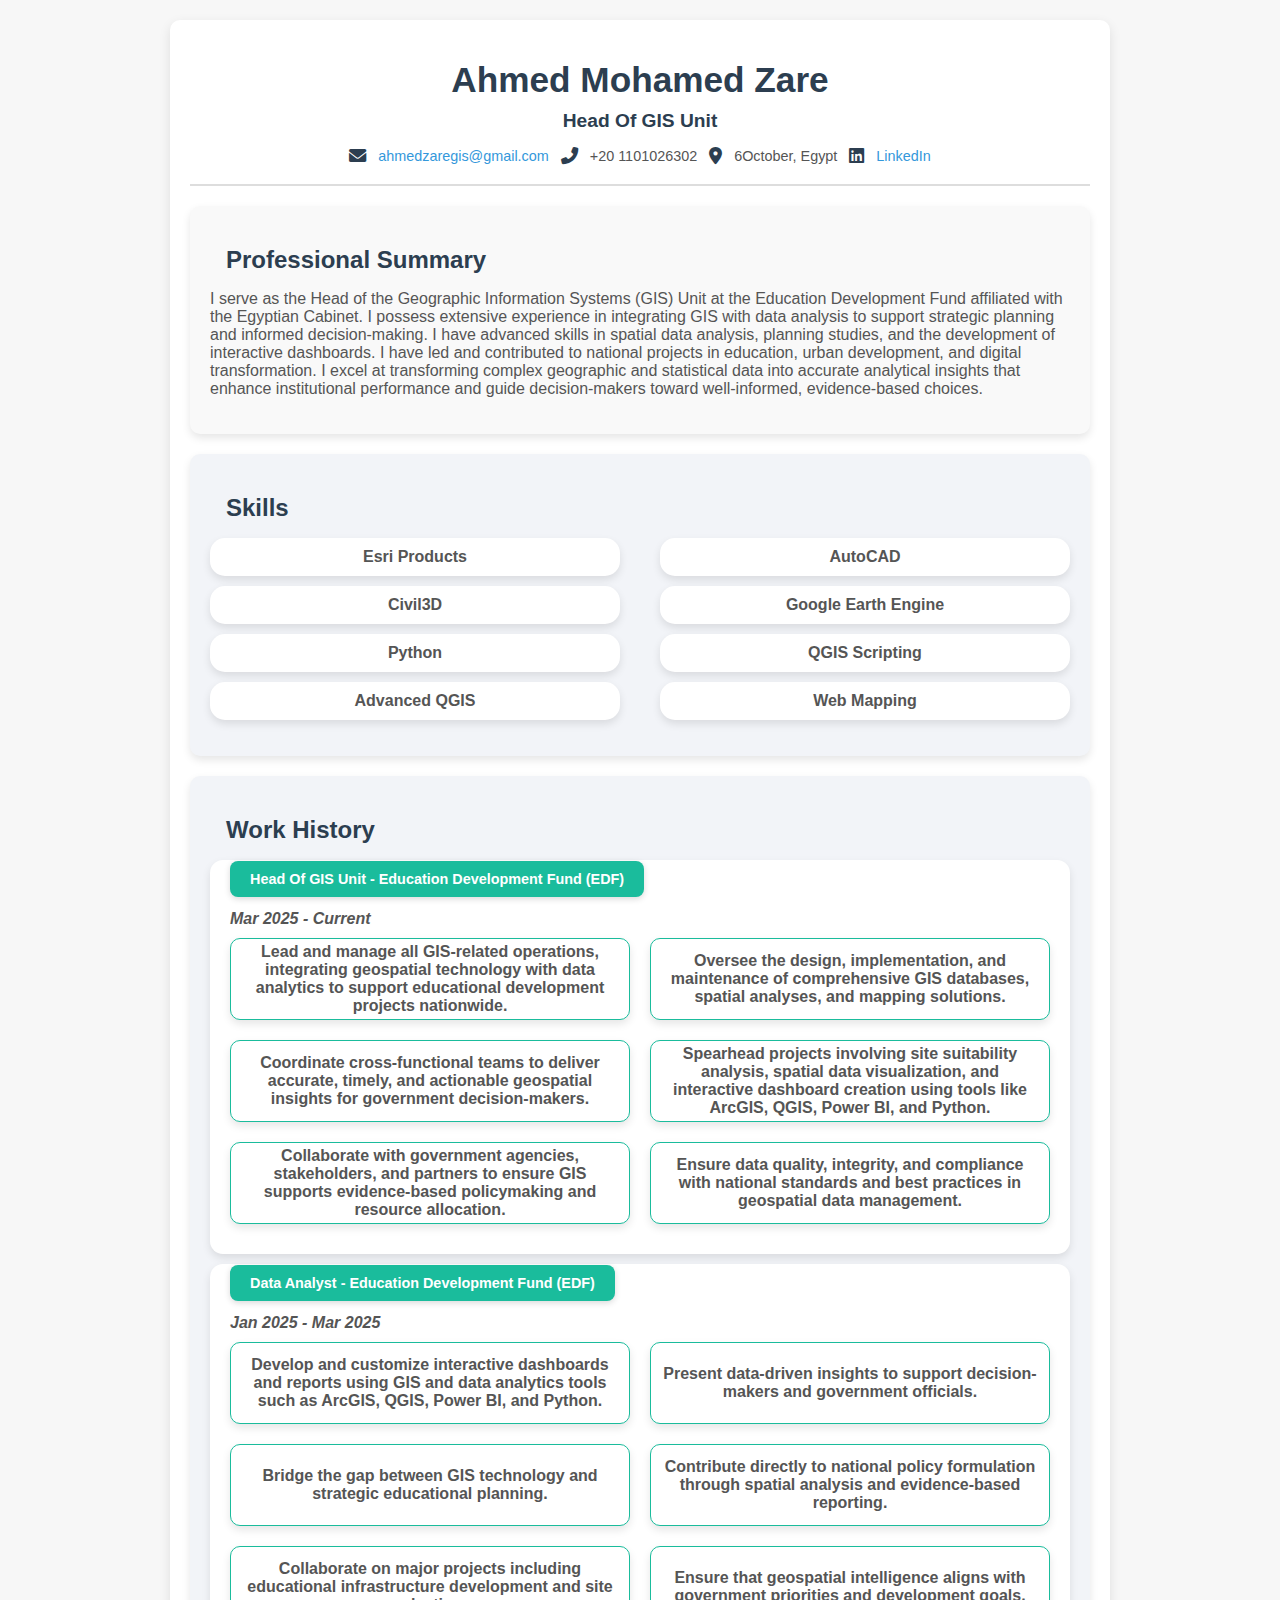
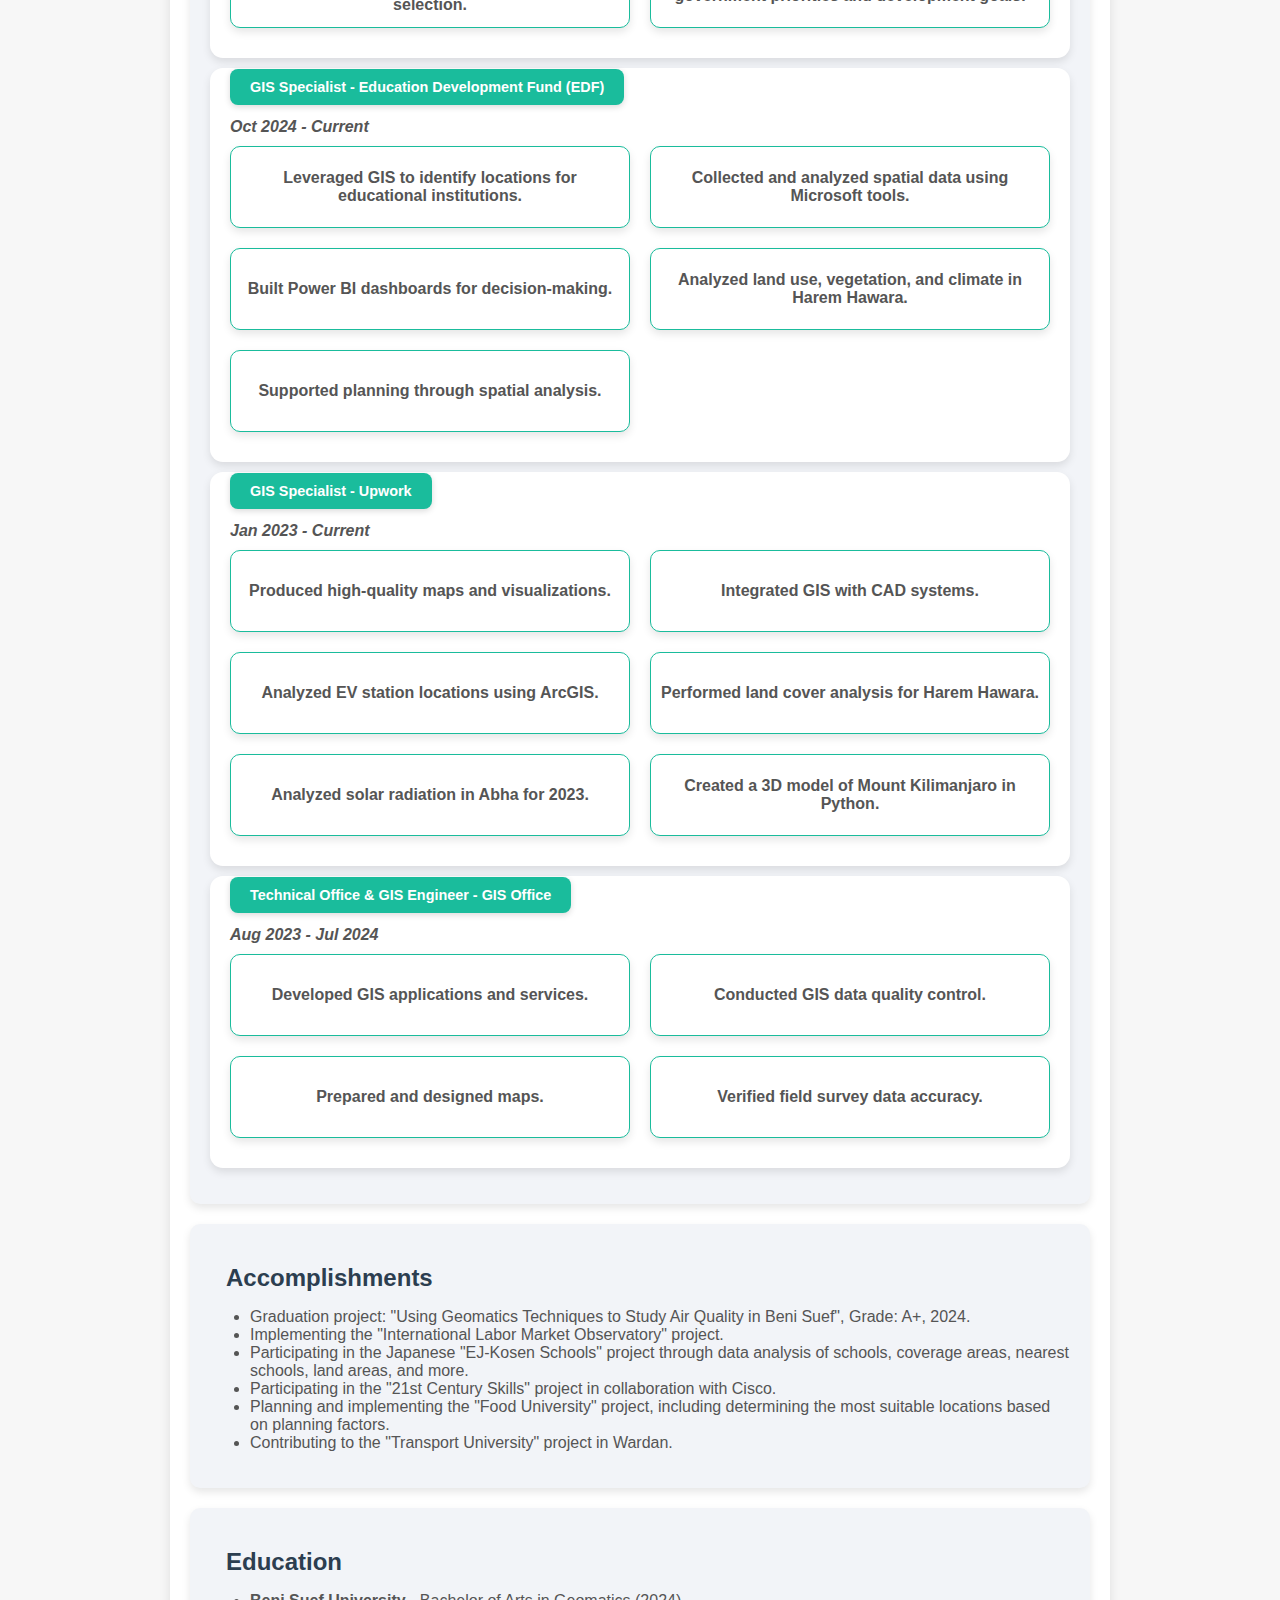
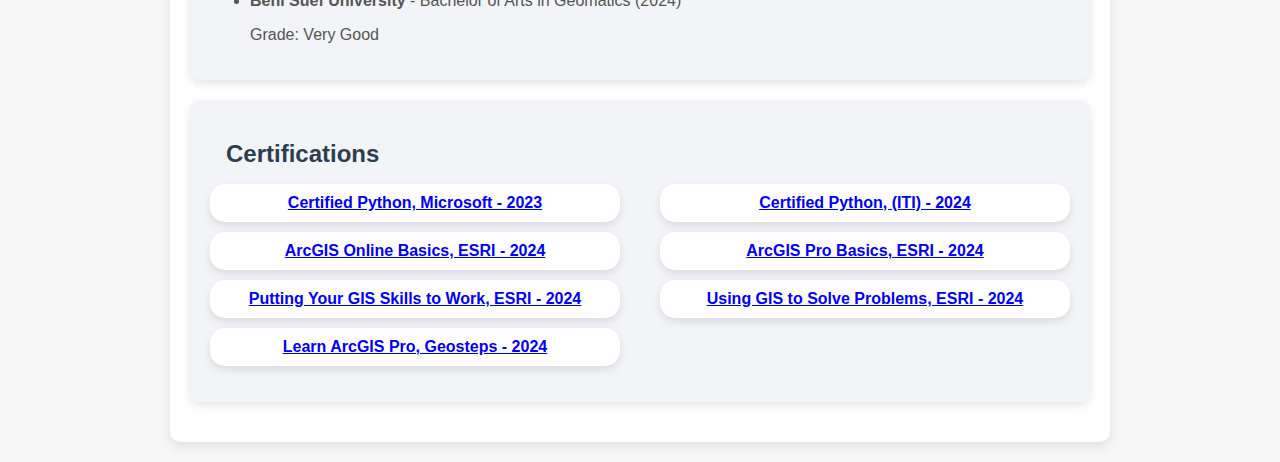
<file: GitHub File/index.html>
<!DOCTYPE html>
<html lang="en">
<head>
  <meta charset="UTF-8" />
  <meta name="viewport" content="width=device-width, initial-scale=1.0" />
  <title>Ahmed Zarea - CV</title>
  <meta name="description" content="Ahmed Zarea - GIS Specialist Resume. Experienced in ArcGIS, Python, and spatial analysis." />
  <meta name="keywords" content="GIS, Ahmed Zarea, ArcGIS, Python, Remote Sensing, Resume, CV" />
  <link href="https://cdnjs.cloudflare.com/ajax/libs/font-awesome/6.0.0-beta3/css/all.min.css" rel="stylesheet" />
  <style>
    body {
      font-family: 'Roboto', sans-serif;
      margin: 0;
      padding: 0;
      background-color: #f7f7f7;
      color: #333;
    }

    .container {
      max-width: 900px;
      margin: 20px auto;
      padding: 20px;
      background-color: white;
      box-shadow: 0 4px 12px rgba(0, 0, 0, 0.1);
      border-radius: 10px;
    }

    header {
      text-align: center;
      padding: 20px;
      border-bottom: 2px solid #ddd;
    }

    header h1 {
      margin: 0;
      font-size: 2.2em;
      color: #2c3e50;
    }

    .job-title {
      font-size: 1.2em;
      color: #2c3e50;
      margin-top: 10px;
      font-weight: bold;
    }

    .contact-info {
      display: flex;
      flex-wrap: wrap;
      justify-content: center;
      align-items: center;
      gap: 12px;
      margin-top: 15px;
      font-size: 0.9em;
      color: #555;
      flex-direction: row;
    }

    .contact-info i {
      font-size: 1.2em;
      color: #2c3e50;
    }

    .contact-info a {
      color: #3498db;
      text-decoration: none;
    }

    .section {
      margin: 20px 0;
      padding: 20px;
      border-radius: 10px;
      position: relative;
      background-color: #f9f9f9;
      box-shadow: 0 4px 8px rgba(0, 0, 0, 0.1);
      transition: transform 0.3s, box-shadow 0.3s;
    }

    .section:hover {
      transform: translateY(-10px);
      box-shadow: 0 8px 16px rgba(0, 0, 0, 0.2);
    }

    .section h2 {
      font-size: 1.5em;
      color: #2c3e50;
      margin-bottom: 10px;
      display: flex;
      align-items: center;
      position: relative;
    }

    .section h2::before {
      content: "";
      width: 6px;
      height: 100%;
      margin-right: 10px;
      background-color: #2c3e50;
      border-radius: 3px;
    }

    .skills, .work-history, .accomplishments, .certifications, .education {
      background-color: #f2f4f8;
    }

    .skills h2::before { background-color: #3498db; }
    .work-history h2::before { background-color: #1abc9c; }
    .accomplishments h2::before { background-color: #9b59b6; }
    .certifications h2::before { background-color: #f39c12; }
    .education h2::before { background-color: #e74c3c; }

    .section p, .section ul {
      font-size: 1em;
      color: #555;
    }

    .skills ul, .certifications ul {
      display: grid;
      grid-template-columns: repeat(2, 1fr);
      gap: 10px 40px;
      list-style-type: none;
      padding-left: 0;
    }

    .skills li, .certifications li {
      background-color: #fff;
      border-radius: 15px;
      box-shadow: 0 4px 8px rgba(0, 0, 0, 0.1);
      padding: 10px;
      text-align: center;
      font-weight: bold;
      transition: transform 0.3s, box-shadow 0.3s;
    }

    .skills li:hover, .certifications li:hover {
      transform: translateY(-5px);
      box-shadow: 0 6px 12px rgba(0, 0, 0, 0.15);
    }

    .work-history ul {
      list-style-type: none;
      padding-left: 0;
    }

    .work-history li {
      background: #fff;
      border-radius: 13px;
      box-shadow: 0 4px 8px rgba(0, 0, 0, 0.1);
      padding: 20px;
      margin-bottom: 10px;
      position: relative;
    }

    .work-history li strong {
      position: absolute;
      top: 1px;
      left: 20px;
      background-color: #1abc9c;
      color: white;
      padding: 10px 20px;
      border-radius: 8px;
      font-size: 0.9em;
      box-shadow: 0 2px 6px rgba(0, 0, 0, 0.15);
    }

    .work-history li .date {
      margin-top: 30px;
      font-style: italic;
      color: #555;
      font-weight: 600;
    }

    /* Updated styles for tasks list inside work history */
    .tasks-list {
      display: grid;
      grid-template-columns: repeat(2, 1fr);
      gap: 10px 20px;
      list-style-type: none;
      padding-left: 0;
      margin-top: 10px;
    }

    .tasks-list li {
      height: 60px; /* ارتفاع ثابت */
      border: 1.5px solid #1abc9c; /* خط متوسط ومرئي */
      border-radius: 10px;
      display: flex;
      justify-content: center;
      align-items: center;
      font-weight: bold;
      text-align: center;
      padding: 10px;
      transition: transform 0.3s, box-shadow 0.3s;
      word-break: break-word;
      background-color: #fff;
    }

    .tasks-list li:hover {
      transform: translateY(-5px);
      box-shadow: 0 6px 12px rgba(0, 0, 0, 0.15);
    }

    @media (max-width: 768px) {
      .skills ul, .certifications ul {
        grid-template-columns: 1fr;
      }
      .tasks-list {
        grid-template-columns: 1fr;
      }
      .work-history li strong {
        position: relative;
        top: 0;
        left: 0;
        display: block;
        margin-bottom: 10px;
      }
    }

    @media (max-width: 480px) {
      header h1 { font-size: 1.6em; }
      .job-title { font-size: 0.9em; }
      .contact-info { font-size: 0.7em; }
    }

    @media print {
      body { background-color: white; color: black; }
      .container { box-shadow: none; border: none; margin: 0; padding: 0; }
      .section { page-break-inside: avoid; }
    }
  </style>
</head>
<body>
  <div class="container">
    <header>
      <h1>Ahmed Mohamed Zare</h1>
      <div class="job-title">Head Of GIS Unit</div>
      <div class="contact-info">
        <i class="fas fa-envelope"></i> <a href="mailto:ahmedzaregis@gmail.com">ahmedzaregis@gmail.com</a>
        <i class="fas fa-phone-alt"></i> +20 1101026302
        <i class="fas fa-map-marker-alt"></i> 6October, Egypt
        <i class="fab fa-linkedin"></i> <a href="https://linkedin.com/in/ahmed-zarea" target="_blank" rel="noopener noreferrer">LinkedIn</a>
      </div>
    </header>

    <section class="section professional-summary">
      <h2>Professional Summary</h2>
      <p>I serve as the Head of the Geographic Information Systems (GIS) Unit at the Education Development Fund affiliated with the Egyptian Cabinet. I possess extensive experience in integrating GIS with data analysis to support strategic planning and informed decision-making. I have advanced skills in spatial data analysis, planning studies, and the development of interactive dashboards. I have led and contributed to national projects in education, urban development, and digital transformation. I excel at transforming complex geographic and statistical data into accurate analytical insights that enhance institutional performance and guide decision-makers toward well-informed, evidence-based choices.</p>
    </section>

    <section class="section skills">
      <h2>Skills</h2>
      <ul>
        <li>Esri Products</li>
        <li>AutoCAD</li>
        <li>Civil3D</li>
        <li>Google Earth Engine</li>
        <li>Python</li>
        <li>QGIS Scripting</li>
        <li>Advanced QGIS</li>
        <li>Web Mapping</li>

      </ul>
    </section>

    <section class="section work-history">
      <h2>Work History</h2>
      <ul>

 <li>
          <strong>Head Of GIS Unit - Education Development Fund (EDF)</strong>
          <div class="date">Mar 2025 - Current</div>
          <ul class="tasks-list">
            <li>Lead and manage all GIS-related operations, integrating geospatial technology with data analytics to support educational development projects nationwide.</li>
            <li>Oversee the design, implementation, and maintenance of comprehensive GIS databases, spatial analyses, and mapping solutions.</li>
            <li>Coordinate cross-functional teams to deliver accurate, timely, and actionable geospatial insights for government decision-makers.</li>
            <li>Spearhead projects involving site suitability analysis, spatial data visualization, and interactive dashboard creation using tools like ArcGIS, QGIS, Power BI, and Python.</li>
            <li>Collaborate with government agencies, stakeholders, and partners to ensure GIS supports evidence-based policymaking and resource allocation.</li>
            <li>Ensure data quality, integrity, and compliance with national standards and best practices in geospatial data management.</li>
          </ul>
        </li>
        
         <li>
          <strong>Data Analyst - Education Development Fund (EDF)</strong>
          <div class="date">Jan 2025 - Mar 2025</div>
          <ul class="tasks-list">
            <li>Develop and customize interactive dashboards and reports using GIS and data analytics tools such as ArcGIS, QGIS, Power BI, and Python.</li>
            <li>Present data-driven insights to support decision-makers and government officials.</li>
            <li>Bridge the gap between GIS technology and strategic educational planning.</li>
            <li>Contribute directly to national policy formulation through spatial analysis and evidence-based reporting.</li>
            <li>Collaborate on major projects including educational infrastructure development and site selection.</li>
            <li>Ensure that geospatial intelligence aligns with government priorities and development goals.</li>


          </ul>
        </li>

        <li>
          <strong>GIS Specialist - Education Development Fund (EDF)</strong>
          <div class="date">Oct 2024 - Current</div>
          <ul class="tasks-list">
            <li>Leveraged GIS to identify locations for educational institutions.</li>
            <li>Collected and analyzed spatial data using Microsoft tools.</li>
            <li>Built Power BI dashboards for decision-making.</li>
            <li>Analyzed land use, vegetation, and climate in Harem Hawara.</li>
            <li>Supported planning through spatial analysis.</li>
          </ul>
        </li>
        <li>
          <strong>GIS Specialist - Upwork</strong>
          <div class="date">Jan 2023 - Current</div>
          <ul class="tasks-list">
            <li>Produced high-quality maps and visualizations.</li>
            <li>Integrated GIS with CAD systems.</li>
            <li>Analyzed EV station locations using ArcGIS.</li>
            <li>Performed land cover analysis for Harem Hawara.</li>
            <li>Analyzed solar radiation in Abha for 2023.</li>
            <li>Created a 3D model of Mount Kilimanjaro in Python.</li>
          </ul>
        </li>
        <li>
          <strong>Technical Office & GIS Engineer - GIS Office</strong>
          <div class="date">Aug 2023 - Jul 2024</div>
          <ul class="tasks-list">
            <li>Developed GIS applications and services.</li>
            <li>Conducted GIS data quality control.</li>
            <li>Prepared and designed maps.</li>
            <li>Verified field survey data accuracy.</li>
          </ul>
        </li>
      </ul>
    </section>

    <section class="section accomplishments">
      <h2>Accomplishments</h2>
      <ul>
        <li>Graduation project: "Using Geomatics Techniques to Study Air Quality in Beni Suef", Grade: A+, 2024.</li>
        <li>Implementing the "International Labor Market Observatory" project.</li>
        <li>Participating in the Japanese "EJ-Kosen Schools" project through data analysis of schools, coverage areas, nearest schools, land areas, and more.</li>
        <li>Participating in the "21st Century Skills" project in collaboration with Cisco.</li>
        <li>Planning and implementing the "Food University" project, including determining the most suitable locations based on planning factors.</li>
        <li>Contributing to the "Transport University" project in Wardan.</li>




      </ul>
    </section>

    <section class="section education">
      <h2>Education</h2>
      <ul>
        <li>
          <strong>Beni Suef University</strong> - Bachelor of Arts in Geomatics (2024)
          <p>Grade: Very Good</p>
        </li>
      </ul>
    </section>

    <section class="section certifications">
      <h2>Certifications</h2>
      <ul>
        <li><a href="crti/python_intermidiate.pdf" target="_blank" rel="noopener noreferrer">Certified Python, Microsoft - 2023</a></li>
        <li><a href="crti/python - iti.jpg" target="_blank" rel="noopener noreferrer">Certified Python, (ITI) - 2024</a></li>
        <li><a href="crti/ArcGIS Online Basics.pdf" target="_blank" rel="noopener noreferrer">ArcGIS Online Basics, ESRI - 2024</a></li>
        <li><a href="crti/ArcGIS Pro Basics.pdf" target="_blank" rel="noopener noreferrer">ArcGIS Pro Basics, ESRI - 2024</a></li>
        <li><a href="crti/Putting Your GIS Skills to Workpdf.pdf" target="_blank" rel="noopener noreferrer">Putting Your GIS Skills to Work, ESRI - 2024</a></li>
        <li><a href="crti/Using GIS to Solve Problems.pdf" target="_blank" rel="noopener noreferrer">Using GIS to Solve Problems, ESRI - 2024</a></li>
        <li><a href="crti/شهاده Arcgis Pro.pdf" target="_blank" rel="noopener noreferrer">Learn ArcGIS Pro, Geosteps - 2024</a></li>
      </ul>
    </section>
  </div>
</body>
</html>
</file>
